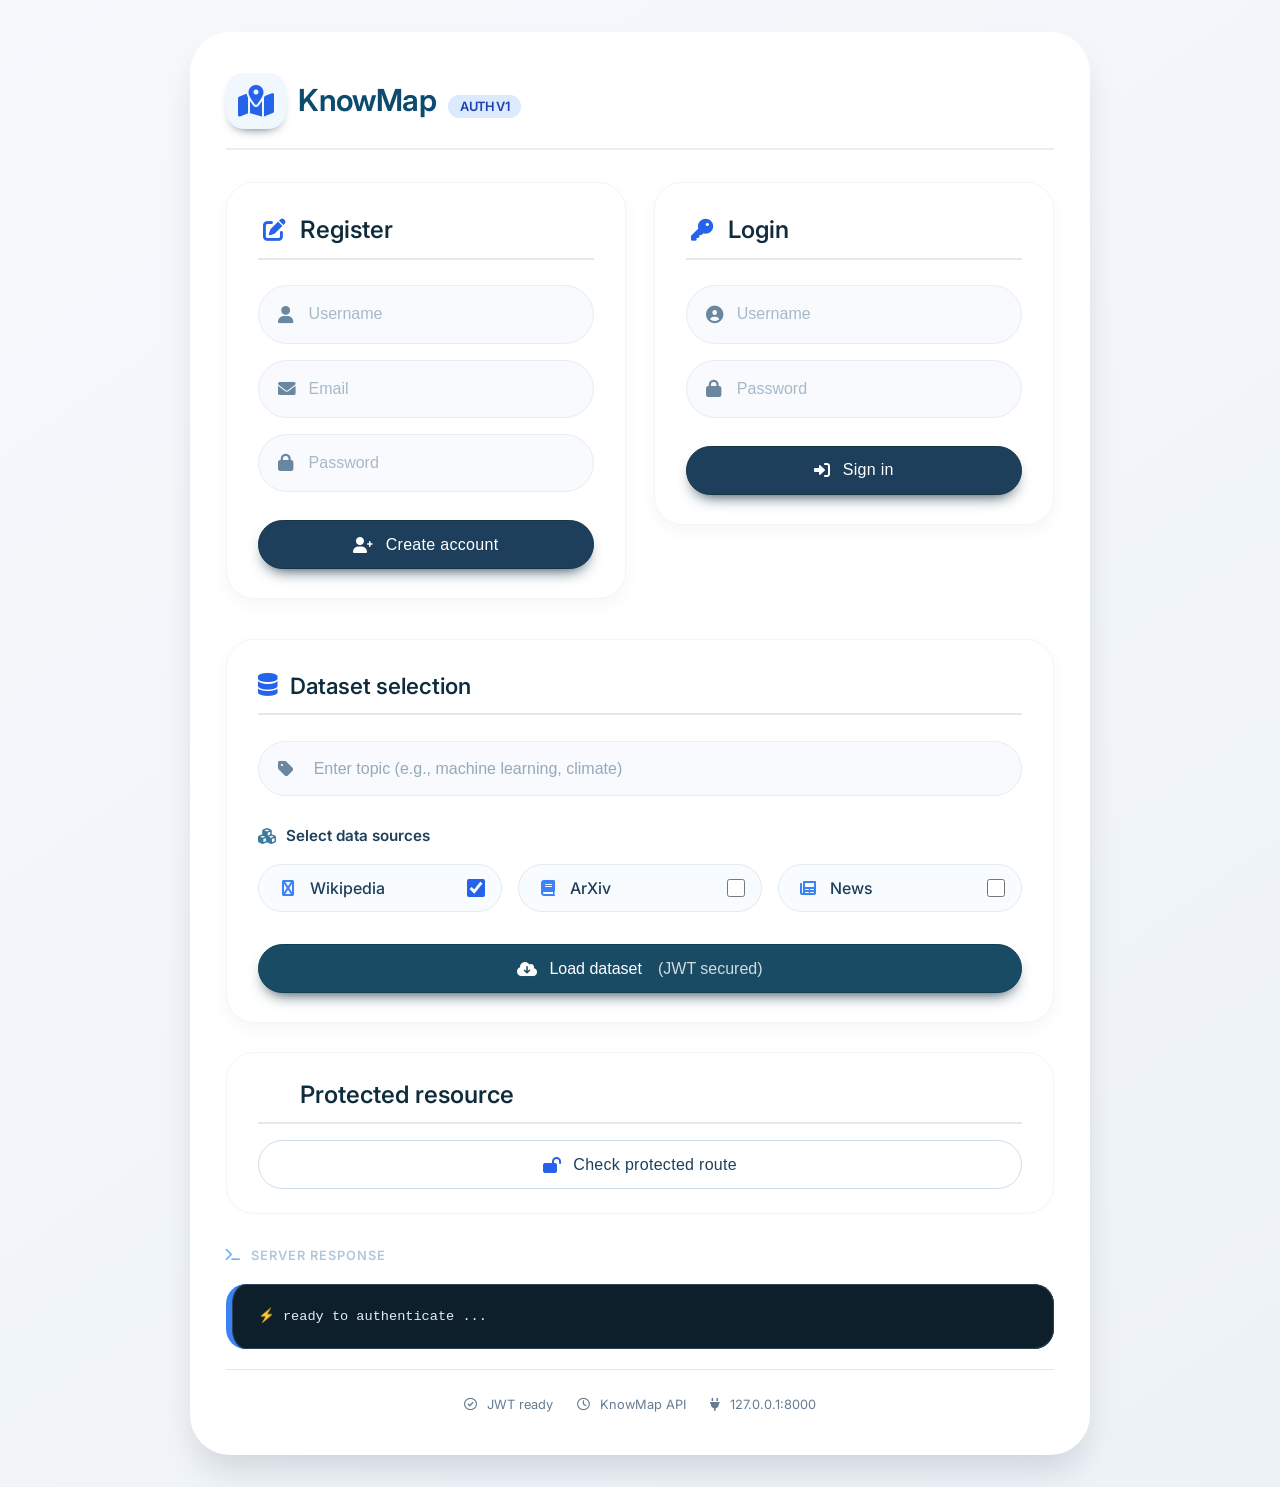
<file: frontend/index.html>
<!DOCTYPE html>
<html lang="en">
<head>
    <meta charset="UTF-8">
    <meta name="viewport" content="width=device-width, initial-scale=1.0">
    <title>KnowMap · secure auth</title>
    <!-- modern clean font, subtle background, smooth cards -->
    <link rel="preconnect" href="https://fonts.googleapis.com">
    <link rel="preconnect" href="https://fonts.gstatic.com" crossorigin>
    <link href="https://fonts.googleapis.com/css2?family=Inter:opsz,wght@14..32,400;14..32,500;14..32,600&display=swap" rel="stylesheet">
    <!-- Font Awesome 6 (free icons) for a touch of personality -->
    <link rel="stylesheet" href="https://cdnjs.cloudflare.com/ajax/libs/font-awesome/6.0.0-beta3/css/all.min.css">
    <style>
        /* global reset & design system */
        * {
            margin: 0;
            padding: 0;
            box-sizing: border-box;
        }

        body {
            font-family: 'Inter', -apple-system, BlinkMacSystemFont, sans-serif;
            background: linear-gradient(145deg, #f6f9fc 0%, #edf2f7 100%);
            min-height: 100vh;
            display: flex;
            flex-direction: column;
            align-items: center;
            justify-content: center;
            padding: 2rem 1.5rem;
            color: #1e293b;
            line-height: 1.5;
        }

        /* main card – soft, elevated, rounded */
        .auth-container {
            max-width: 900px;
            width: 100%;
            background: rgba(255,255,255,0.6);
            backdrop-filter: blur(8px);
            background: #ffffff;
            border-radius: 40px;
            box-shadow: 
                0 20px 35px -8px rgba(0,20,40,0.15),
                0 5px 12px -6px rgba(0,0,0,0.02);
            padding: 2.5rem 2.2rem;
            border: 1px solid rgba(255,255,255,0.5);
        }

        /* header area with KnowMap identity */
        .app-header {
            display: flex;
            align-items: center;
            gap: 12px;
            margin-bottom: 2rem;
            border-bottom: 2px solid #e9eef3;
            padding-bottom: 1.2rem;
        }
        .app-header i {
            font-size: 2rem;
            color: #2563eb;
            background: #f0f7ff;
            padding: 12px;
            border-radius: 18px;
            box-shadow: 0 6px 12px -8px #0a2c4e;
        }
        .app-header h1 {
            font-weight: 620;
            font-size: 1.9rem;
            letter-spacing: -0.02em;
            color: #0c4a6e;
            margin: 0;
        }
        .app-header span {
            background: #dbeafe;
            padding: 4px 12px;
            border-radius: 40px;
            font-size: 0.8rem;
            font-weight: 600;
            color: #1e40af;
            margin-left: 6px;
            text-transform: uppercase;
        }

        /* cards for each section */
        .card {
            background: white;
            border-radius: 28px;
            padding: 1.8rem 1.9rem;
            margin-bottom: 2rem;
            box-shadow: 0 6px 18px rgba(0,32,64,0.04);
            border: 1px solid #f1f5f9;
            transition: all 0.2s ease;
        }
        .card:hover {
            border-color: #cbd5e1;
            box-shadow: 0 12px 22px rgba(0,70,120,0.06);
        }

        h2 {
            display: flex;
            align-items: center;
            gap: 10px;
            font-size: 1.5rem;
            font-weight: 560;
            margin-top: 0;
            margin-bottom: 1.6rem;
            color: #0f2c3d;
            border-bottom: 2px solid #e2e8f0;
            padding-bottom: 0.6rem;
        }
        h2 i {
            color: #2563eb;
            font-size: 1.4rem;
            width: 32px;
            text-align: center;
        }

        /* input fields – modern, large, clean */
        .input-group {
            display: flex;
            align-items: center;
            background: #f8fafd;
            border-radius: 60px;
            padding: 0.2rem 1.2rem;
            margin-bottom: 1rem;
            border: 1.5px solid #e6edf3;
            transition: all 0.15s;
        }
        .input-group:hover, .input-group:focus-within {
            border-color: #94a3b8;
            background: white;
            box-shadow: 0 4px 10px rgba(0,100,200,0.04);
        }
        .input-group i {
            color: #6b87a0;
            font-size: 1.1rem;
            width: 24px;
            margin-right: 6px;
        }
        .input-group input {
            width: 100%;
            padding: 1rem 0.8rem 1rem 0.2rem;
            border: none;
            background: transparent;
            font-size: 1rem;
            font-weight: 450;
            color: #1e2f3e;
            outline: none;
        }
        .input-group input::placeholder {
            color: #94a9bc;
            font-weight: 400;
            opacity: 0.8;
        }

        /* button style – primary, soft but definite */
        .btn {
            background: #1e3f5c;
            border: none;
            color: white;
            font-weight: 520;
            font-size: 1rem;
            padding: 0.9rem 1.8rem;
            border-radius: 50px;
            display: inline-flex;
            align-items: center;
            justify-content: center;
            gap: 12px;
            cursor: pointer;
            transition: 0.18s;
            border: 1px solid #173445;
            letter-spacing: 0.3px;
            width: 100%;
            margin-top: 12px;
            box-shadow: 0 8px 16px -8px #0a2a3c;
        }
        .btn i {
            font-size: 1rem;
        }
        .btn:hover {
            background: #256f94;
            border-color: #1e5775;
            transform: scale(1.01);
            box-shadow: 0 14px 22px -10px #0e3f54;
        }
        .btn:active {
            background: #143e53;
            transform: scale(0.98);
        }

        /* secondary button for protected route */
        .btn-outline {
            background: white;
            color: #1e3f5c;
            border: 1.8px solid #cbdde9;
            box-shadow: none;
            margin-top: 0;
        }
        .btn-outline i {
            color: #2563eb;
        }
        .btn-outline:hover {
            background: #f0f7ff;
            border-color: #6f9fbf;
            color: #0b4057;
        }

        /* ----- REDESIGNED DATASET SELECTION UI (only section changed) ----- */
        .dataset-section {
            margin-top: 0.5rem;
            margin-bottom: 1.8rem;
            background: white;
            border-radius: 28px;
            padding: 1.8rem 1.9rem;
            box-shadow: 0 6px 18px rgba(0,32,64,0.04);
            border: 1px solid #f1f5f9;
        }
        .dataset-title {
            display: flex;
            align-items: center;
            gap: 12px;
            font-size: 1.4rem;
            font-weight: 560;
            margin-bottom: 1.6rem;
            color: #0f2c3d;
            border-bottom: 2px solid #e2e8f0;
            padding-bottom: 0.7rem;
        }
        .dataset-title i {
            color: #2563eb;
            font-size: 1.4rem;
        }
        /* topic row – combines icon and modern input */
        .topic-wrapper {
            display: flex;
            align-items: center;
            background: #f8fafd;
            border-radius: 60px;
            padding: 0.2rem 1.2rem;
            border: 1.5px solid #e6edf3;
            transition: all 0.15s;
            margin-bottom: 1.8rem;
        }
        .topic-wrapper:hover, .topic-wrapper:focus-within {
            border-color: #94a3b8;
            background: white;
            box-shadow: 0 4px 10px rgba(0,100,200,0.04);
        }
        .topic-wrapper i {
            color: #6b87a0;
            font-size: 1.1rem;
            width: 28px;
            margin-right: 6px;
        }
        .topic-wrapper input {
            width: 100%;
            padding: 0.9rem 0.8rem 0.9rem 0.2rem;
            border: none;
            background: transparent;
            font-size: 1rem;
            font-weight: 450;
            color: #1e2f3e;
            outline: none;
        }
        .topic-wrapper input::placeholder {
            color: #94a9bc;
        }
        /* sources multiselect – redesigned as checkbox cards */
        .sources-label {
            display: flex;
            align-items: center;
            gap: 10px;
            font-size: 0.95rem;
            font-weight: 600;
            color: #1e405b;
            margin-bottom: 1rem;
        }
        .sources-label i {
            color: #3b7a9c;
            font-size: 1rem;
        }
        .checkbox-grid {
            display: flex;
            flex-wrap: wrap;
            gap: 1rem;
            margin-bottom: 1.8rem;
        }
        .checkbox-card {
            flex: 1 1 130px;
            background: #f9fcff;
            border: 1.5px solid #e2eaf0;
            border-radius: 40px;
            padding: 0.7rem 1rem 0.7rem 1.2rem;
            display: flex;
            align-items: center;
            gap: 12px;
            transition: all 0.15s;
            cursor: pointer;
            color: #1e3f5c;
            font-weight: 500;
        }
        .checkbox-card:hover {
            background: #e8f0fe;
            border-color: #8bb3cc;
        }
        .checkbox-card i {
            color: #3b82f6;
            font-size: 1rem;
            width: 20px;
            text-align: center;
        }
        .checkbox-card input[type="checkbox"] {
            width: 18px;
            height: 18px;
            accent-color: #2563eb;
            border-radius: 6px;
            margin-left: auto;
            cursor: pointer;
        }
        /* customizing the multiselect default is hidden; we replace with checkbox grid */
        #sources {
            display: none;  /* hide original <select multiple> */
        }
        /* dataset action button – matches primary btn but kept distinct */
        .btn-dataset {
            background: #1a4b64;
            border: none;
            color: white;
            font-weight: 520;
            font-size: 1rem;
            padding: 0.9rem 2rem;
            border-radius: 50px;
            display: inline-flex;
            align-items: center;
            justify-content: center;
            gap: 12px;
            cursor: pointer;
            transition: 0.18s;
            border: 1px solid #0f3e52;
            width: 100%;
            box-shadow: 0 8px 16px -8px #0a2a3c;
            margin-top: 0.2rem;
        }
        .btn-dataset i {
            font-size: 1rem;
        }
        .btn-dataset:hover {
            background: #286f8b;
            border-color: #1d5a71;
            transform: scale(1.01);
        }
        /* keep protected card style intact */
        .protected-card {
            background: white;
            border-radius: 28px;
            padding: 1.5rem 1.9rem;
            margin-bottom: 2rem;
            border: 1px solid #f1f5f9;
            display: flex;
            flex-direction: column;
        }
        .protected-card h2 {
            margin-bottom: 1rem;
        }
        /* output area unchanged */
        .output-area {
            margin-top: 1.2rem;
            background: #0e1f2c;
            border-radius: 20px;
            padding: 1.4rem 1.6rem;
            color: #e2eef9;
            font-family: 'JetBrains Mono', 'Fira Code', monospace;
            font-size: 0.85rem;
            border-left: 6px solid #3b82f6;
            box-shadow: inset 0 0 0 1px #2c4353;
            word-break: break-word;
            white-space: pre-wrap;
            line-height: 1.5;
        }
        .output-label {
            display: flex;
            align-items: center;
            gap: 10px;
            margin-bottom: 8px;
            font-size: 0.8rem;
            text-transform: uppercase;
            color: #b1c8d9;
            letter-spacing: 1px;
            font-weight: 600;
        }
        .output-label i {
            color: #6ab0f7;
        }

        .row-2col {
            display: flex;
            gap: 1.8rem;
            flex-wrap: wrap;
        }
        .col {
            flex: 1 1 260px;
        }

        .footnote {
            margin-top: 1.2rem;
            font-size: 0.8rem;
            color: #657c92;
            display: flex;
            justify-content: center;
            gap: 24px;
            border-top: 1px solid #dfe8f0;
            padding-top: 1.6rem;
        }
        .footnote i {
            margin-right: 6px;
        }
        hr {
            display: none;
        }
        /* ensure original select is hidden, we use checkbox facade */
        .hidden-select {
            display: none;
        }
    </style>
</head>
<body>
    <div class="auth-container">
        <!-- app header -->
        <div class="app-header">
            <i class="fas fa-map-location-dot"></i>
            <h1>KnowMap <span>auth v1</span></h1>
        </div>

        <!-- register + login side by side on larger screens (exactly as before) -->
        <div class="row-2col">
            <!-- REGISTER CARD (unchanged) -->
            <div class="col">
                <div class="card">
                    <h2><i class="fas fa-pen-to-square"></i> Register</h2>
                    <div class="input-group">
                        <i class="fas fa-user"></i>
                        <input id="reg_username" placeholder="Username" autocomplete="off">
                    </div>
                    <div class="input-group">
                        <i class="fas fa-envelope"></i>
                        <input id="reg_email" placeholder="Email" type="email" autocomplete="off">
                    </div>
                    <div class="input-group">
                        <i class="fas fa-lock"></i>
                        <input id="reg_password" type="password" placeholder="Password">
                    </div>
                    <button class="btn" onclick="register()">
                        <i class="fas fa-user-plus"></i> Create account
                    </button>
                </div>
            </div>
        
            <!-- LOGIN CARD (unchanged) -->
            <div class="col">
                <div class="card">
                    <h2><i class="fas fa-key"></i> Login</h2>
                    <div class="input-group">
                        <i class="fas fa-user-circle"></i>
                        <input id="login_username" placeholder="Username" autocomplete="username">
                    </div>
                    <div class="input-group">
                        <i class="fas fa-lock"></i>
                        <input id="login_password" type="password" placeholder="Password">
                    </div>
                    <button class="btn" onclick="login()">
                        <i class="fas fa-sign-in-alt"></i> Sign in
                    </button>
                </div>
            </div>
        </div> <!-- end row-2col -->

        <!-- ========== REDESIGNED DATASET SELECTION – ONLY UI changed, logic intact ========== -->
        <div class="dataset-section">
            <div class="dataset-title">
                <i class="fas fa-database"></i> 
                <span>Dataset selection</span>
            </div>
            
            <!-- Topic input – restyled but same id -->
            <div class="topic-wrapper">
                <i class="fas fa-tag"></i>
                <input id="topic" placeholder="Enter topic (e.g., machine learning, climate)" autocomplete="off">
            </div>
            
            <!-- Sources label + hidden original select (preserved for JS) -->
            <div class="sources-label">
                <i class="fas fa-cubes"></i> 
                <span>Select data sources</span>
            </div>
            
            <!-- Original select is hidden but kept with same id – required for loadDataset() -->
            <select id="sources" multiple class="hidden-select" style="display:none;" aria-hidden="true">
                <option value="wikipedia">Wikipedia</option>
                <option value="arxiv">ArXiv</option>
                <option value="news">News</option>
            </select>
            
            <!-- Modern checkbox grid – visually selects/deselects the hidden <option> elements -->
            <div class="checkbox-grid" id="checkboxSourceGrid">
                <!-- wikipedia card -->
                <label class="checkbox-card" data-value="wikipedia">
                    <i class="fas fa-wikipedia-w"></i> Wikipedia
                    <input type="checkbox" value="wikipedia" checked>
                </label>
                <!-- arxiv card -->
                <label class="checkbox-card" data-value="arxiv">
                    <i class="fas fa-book"></i> ArXiv
                    <input type="checkbox" value="arxiv">
                </label>
                <!-- news card -->
                <label class="checkbox-card" data-value="news">
                    <i class="fas fa-newspaper"></i> News
                    <input type="checkbox" value="news">
                </label>
            </div>

            <!-- Load dataset button – enhanced, but same onclick and id untouched -->
            <button class="btn-dataset" onclick="loadDataset()">
                <i class="fas fa-cloud-download-alt"></i> Load dataset
                <span style="opacity:0.8; font-weight:400; margin-left:4px;">(JWT secured)</span>
            </button>
        </div>

        <!-- PROTECTED DATA CARD (unchanged, kept exactly as original) -->
        <div class="protected-card" style="margin-bottom: 2rem; padding: 1.5rem 1.9rem;">
            <h2><i class="fas fa-shield-hal"></i> Protected resource</h2>
            <button class="btn btn-outline" onclick="getProtected()" style="width:100%; margin-top:0;">
                <i class="fas fa-lock-open"></i> Check protected route
            </button>
        </div>
        
        <!-- OUTPUT with nice header (unchanged) -->
        <div class="output-label">
            <i class="fas fa-terminal"></i> server response
        </div>
        <pre id="output" class="output-area">⚡ ready to authenticate ...</pre>
        
        <!-- subtle info footer (purely decorative, unchanged) -->
        <div class="footnote">
            <span><i class="far fa-circle-check"></i> JWT ready</span>
            <span><i class="far fa-clock"></i> KnowMap API</span>
            <span><i class="fas fa-plug"></i> 127.0.0.1:8000</span>
        </div>
    </div>

    <script>
        // preserve full original functionality, API_URL unchanged
        const API_URL = "http://127.0.0.1:8000";

        // set default output message when page loads (non‑intrusive)
        window.addEventListener('DOMContentLoaded', () => {
            const out = document.getElementById("output");
            if (out.innerText === "" || out.innerText === "⚡ ready to authenticate ...") {
                out.innerText = "⚡ ready to authenticate ...";
            }
            // Synchronize hidden <select multiple> with checkboxes on page load
            syncSelectFromCheckboxes();
        });

        // ---------- NEW: keep hidden <select> in sync with checkbox grid ----------
        // This ensures original loadDataset() works without any change.
        function syncSelectFromCheckboxes() {
            const select = document.getElementById('sources');
            const checkboxes = document.querySelectorAll('.checkbox-card input[type="checkbox"]');
            
            // clear all selections in hidden select
            for (let opt of select.options) {
                opt.selected = false;
            }
            
            // set selected based on checkboxes
            checkboxes.forEach(cb => {
                if (cb.checked) {
                    for (let opt of select.options) {
                        if (opt.value === cb.value) {
                            opt.selected = true;
                            break;
                        }
                    }
                }
            });
        }

        // optional: attach listeners to checkboxes to update select when toggled
        // this guarantees loadDataset() always uses the correct selected sources.
        (function attachCheckboxListeners() {
            const checkboxes = document.querySelectorAll('.checkbox-card input[type="checkbox"]');
            checkboxes.forEach(cb => {
                cb.addEventListener('change', function(e) {
                    syncSelectFromCheckboxes();
                });
            });
        })();

        // ORIGINAL FUNCTIONS - NO CHANGES EXCEPT ensure sync before loadDataset (inline)
        async function register() {
            const username = document.getElementById("reg_username").value;
            const email = document.getElementById("reg_email").value;
            const password = document.getElementById("reg_password").value;

            const response = await fetch(`${API_URL}/register?username=${username}&email=${email}&password=${password}`, {
                method: "POST"
            });

            const data = await response.json();
            document.getElementById("output").innerText = JSON.stringify(data, null, 2);
        }

        async function login() {
            const username = document.getElementById("login_username").value;
            const password = document.getElementById("login_password").value;

            const response = await fetch(`${API_URL}/login?username=${username}&password=${password}`, {
                method: "POST"
            });

            const data = await response.json();

            if (data.access_token) {
                localStorage.setItem("token", data.access_token);
            }

            document.getElementById("output").innerText = JSON.stringify(data, null, 2);
        }

        async function getProtected() {
            const token = localStorage.getItem("token");

            const response = await fetch(`${API_URL}/protected`, {
                method: "GET",
                headers: {
                    "Authorization": "Bearer " + token
                }
            });

            const data = await response.json();
            document.getElementById("output").innerText = JSON.stringify(data, null, 2);
        }

        // loadDataset is 100% identical to original – works because hidden select is updated via sync.
        async function loadDataset() {
            // ensure the hidden select reflects latest checkbox state (redundant but safe)
            syncSelectFromCheckboxes();

            const topic = document.getElementById("topic").value;
            const select = document.getElementById("sources");
            const selected = Array.from(select.selectedOptions).map(option => option.value);

            const token = localStorage.getItem("token");

            const response = await fetch(`${API_URL}/load-dataset`, {
                method: "POST",
                headers: {
                    "Content-Type": "application/json",
                    "Authorization": "Bearer " + token
                },
                body: JSON.stringify({
                    sources: selected,
                    topic: topic
                })
            });

            const data = await response.json();
            document.getElementById("output").innerText = JSON.stringify(data, null, 2);
        }

    </script>

    <!-- small reset for pre existing content (kept exactly) -->
    <script>
        (function overrideEmptyPre() {
            const pre = document.getElementById('output');
            if (!pre || pre.innerText.trim() === '') {
                pre.innerText = "⚡ ready to authenticate ...";
            }
        })();
    </script>
</body>
</html>
</file>
